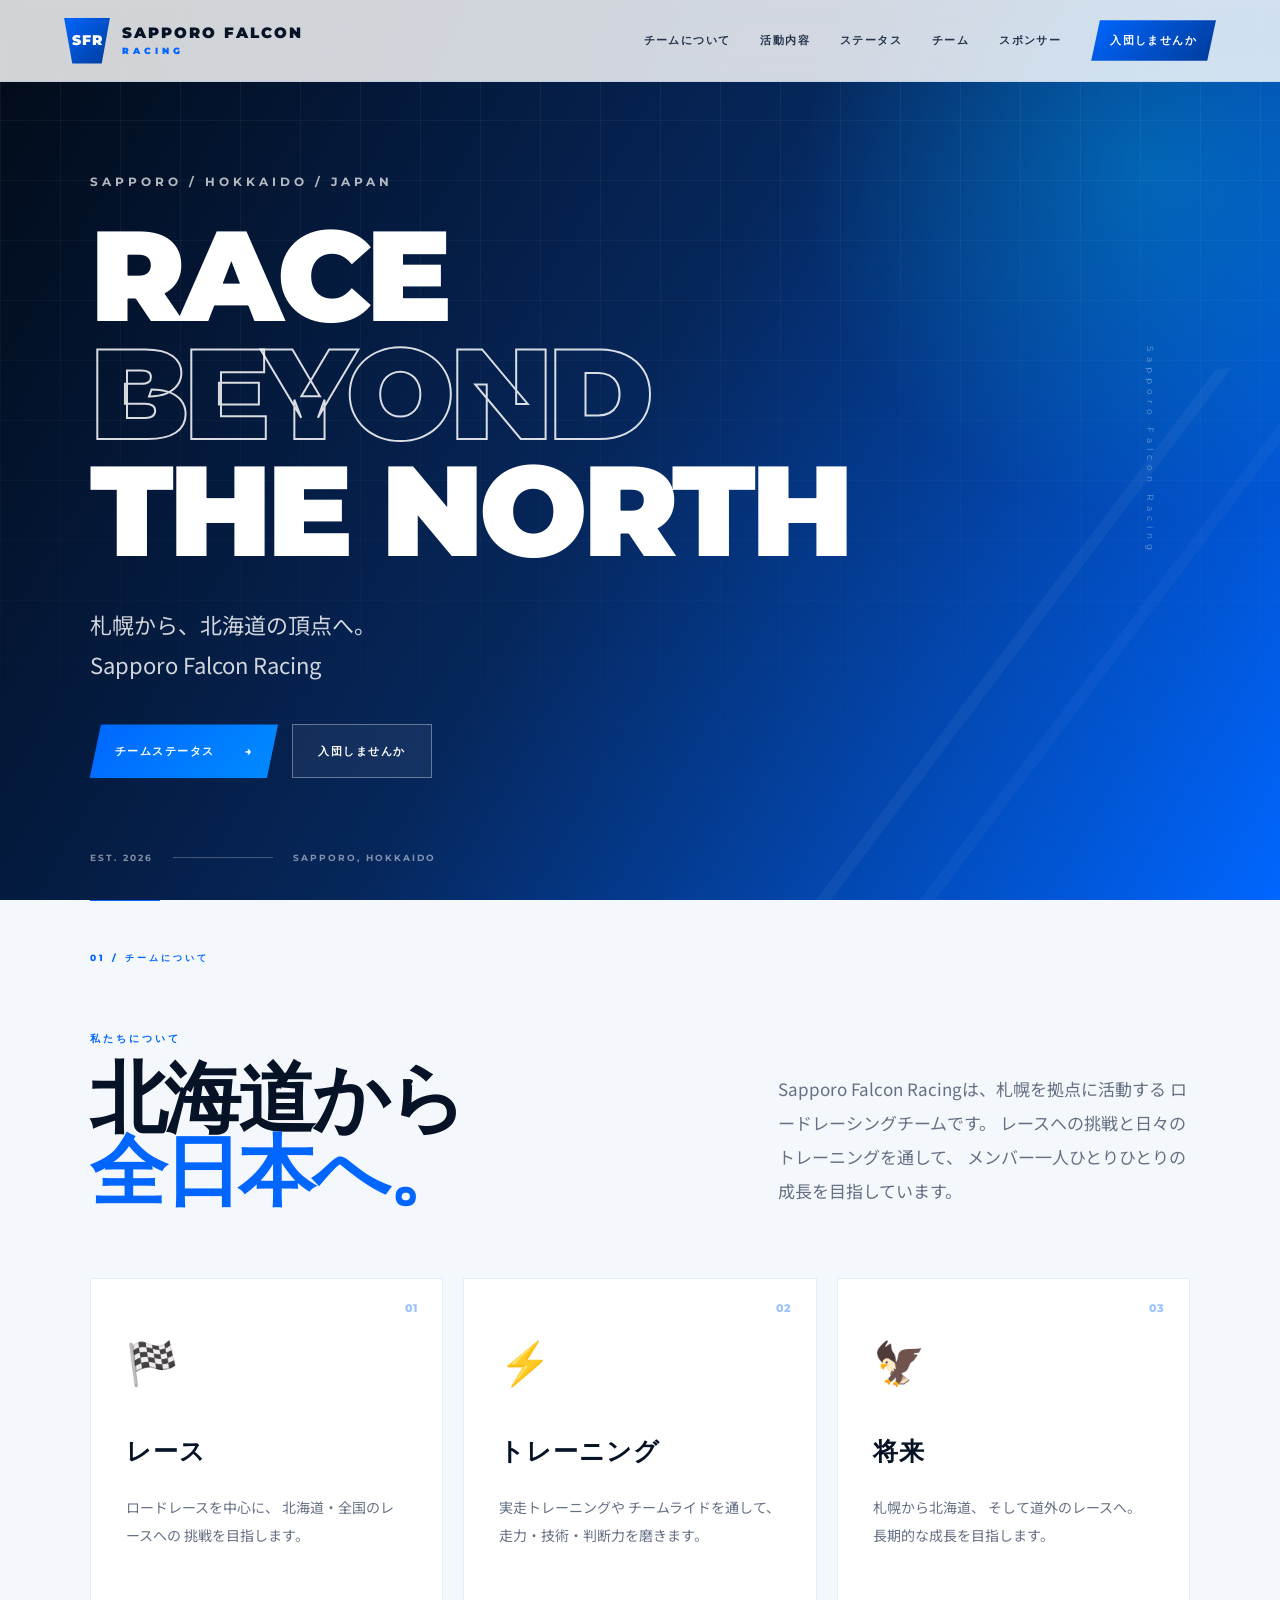
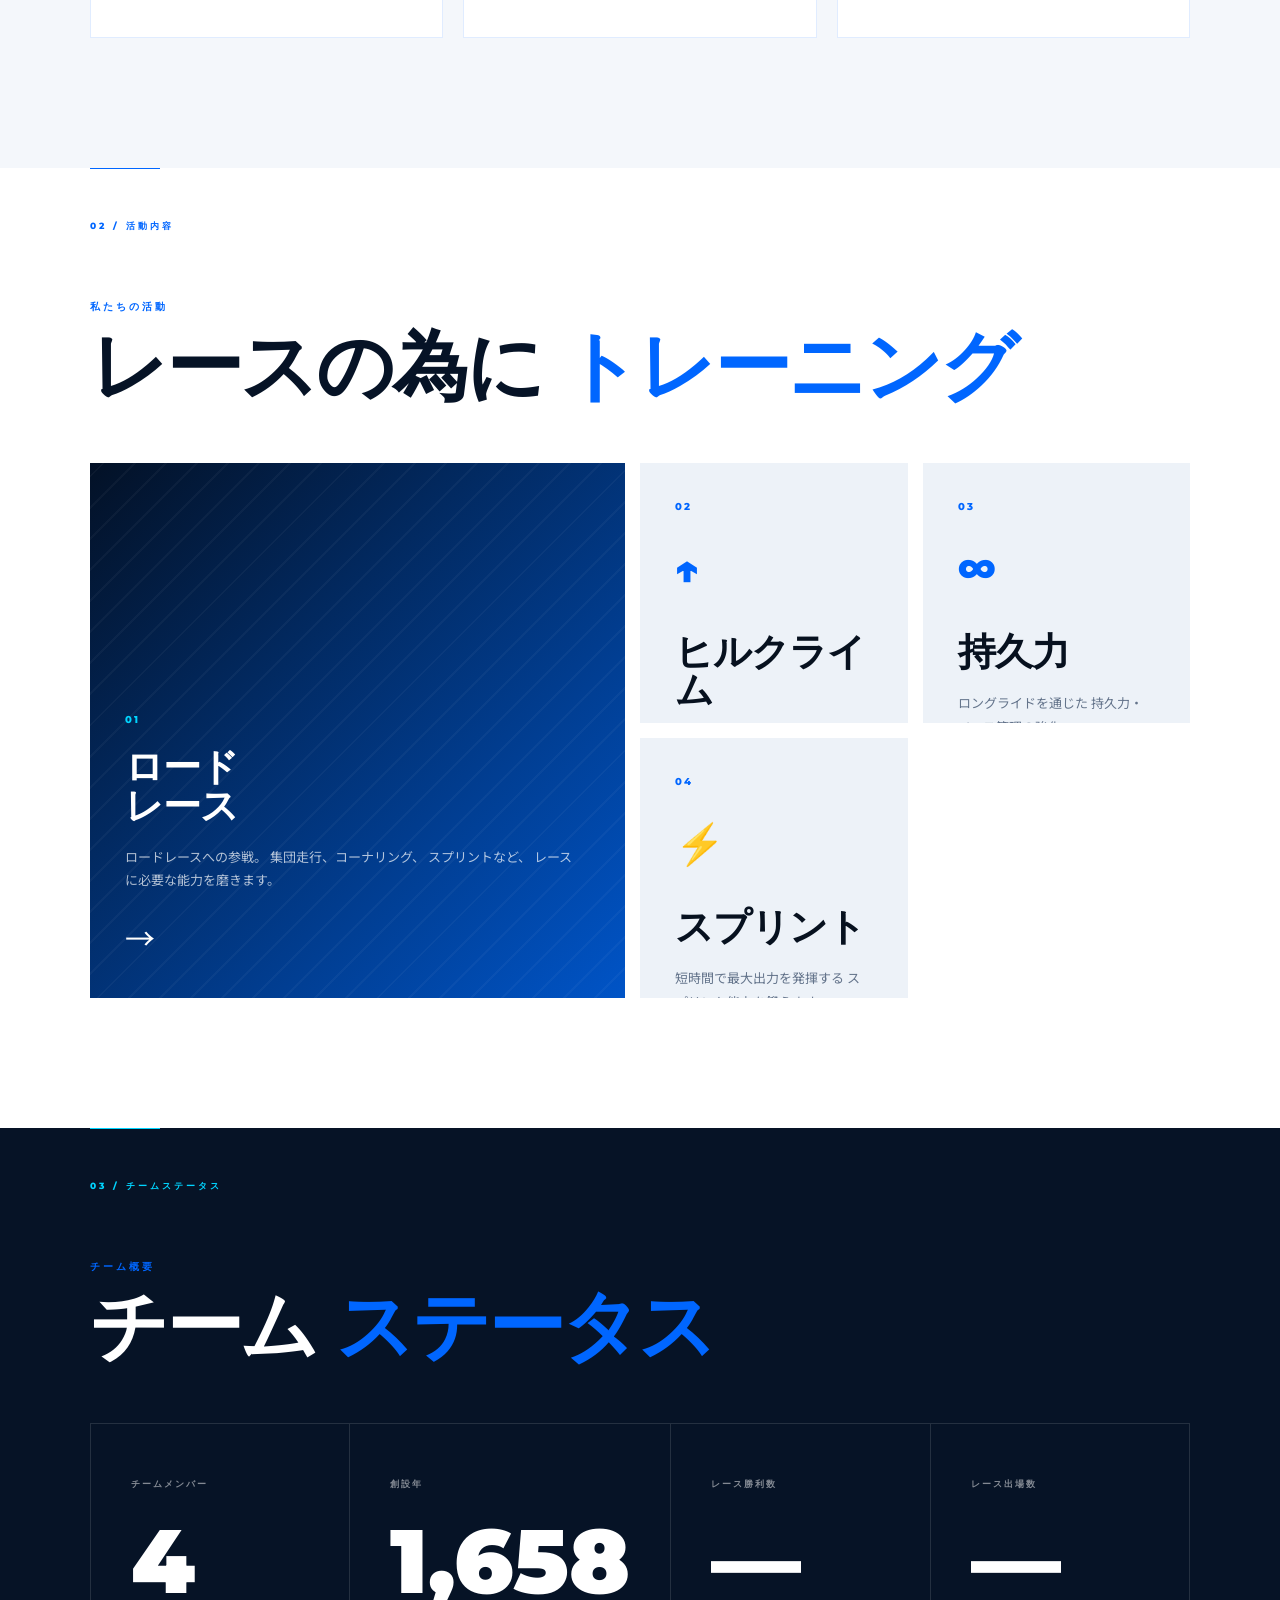
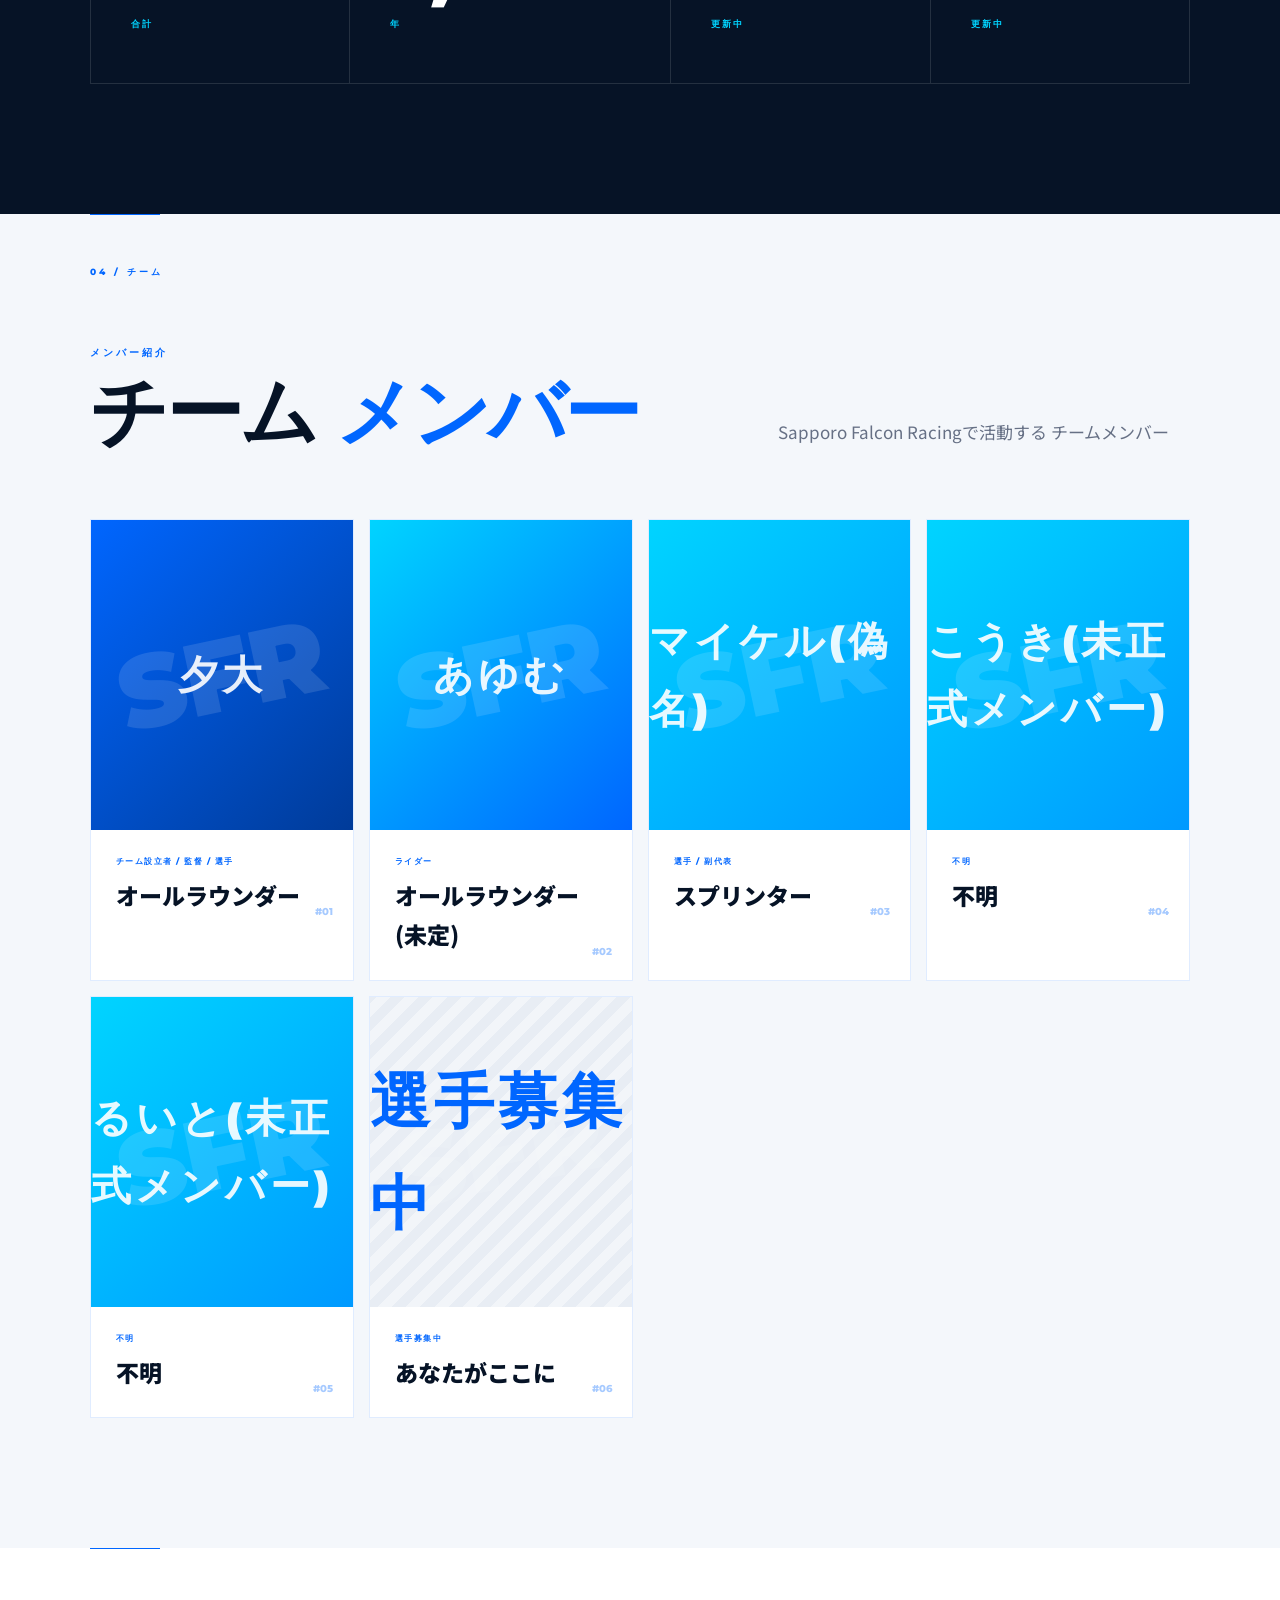
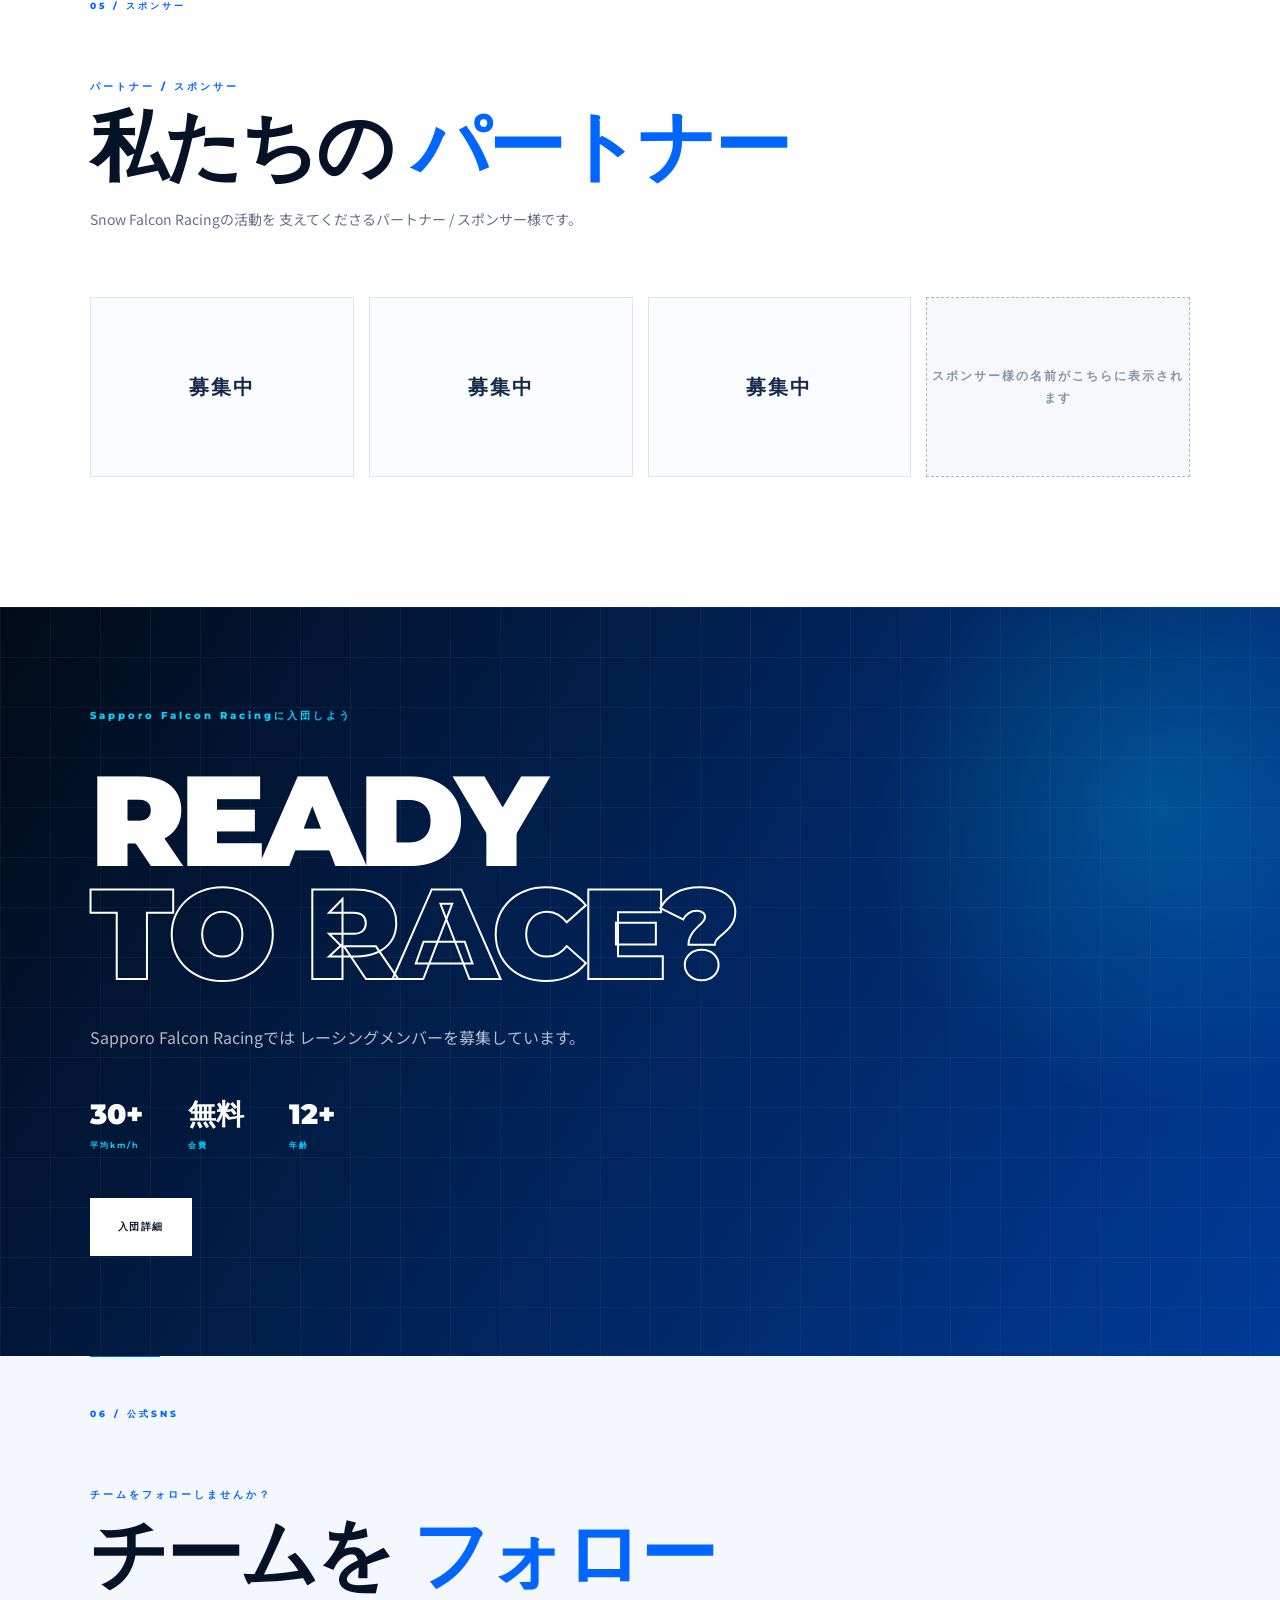
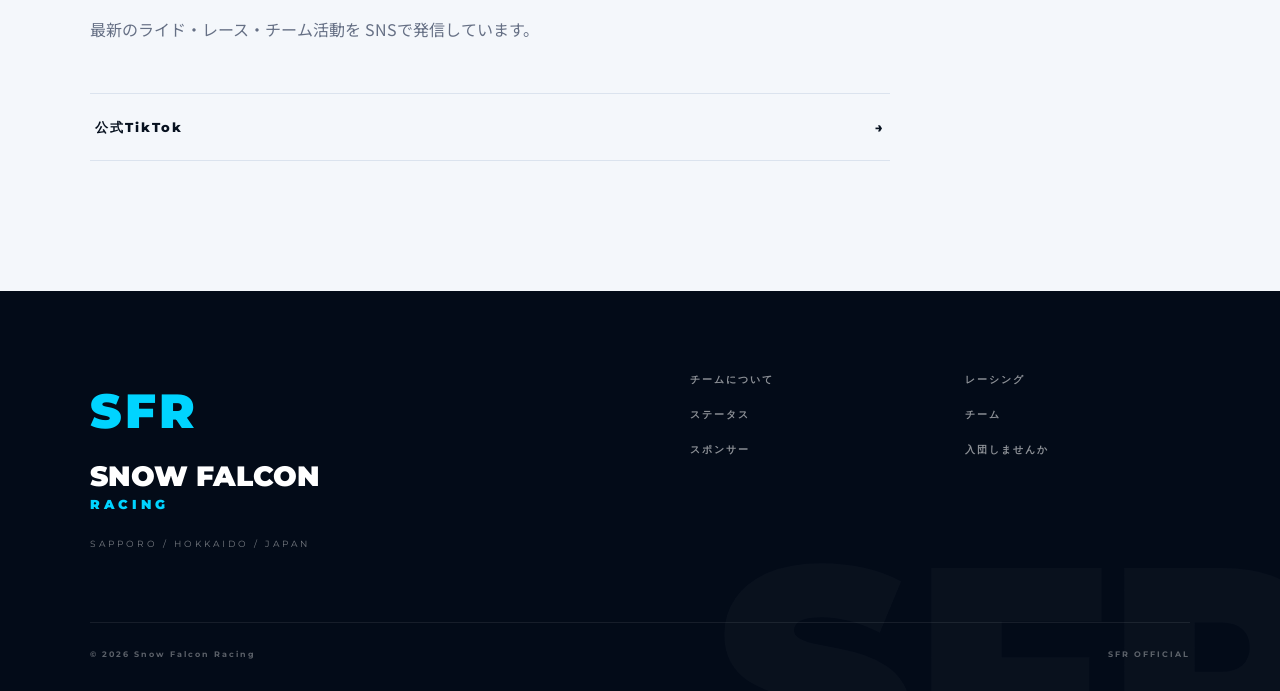
<file: index.html>
<!DOCTYPE html>
<html lang="ja">
<head>
    <meta charset="UTF-8">
    <meta name="viewport" content="width=device-width, initial-scale=1.0">

    <meta
        name="google-site-verification"
        content="M2JItRleHgGMWrT77ZEHd4UC_rZII-QLn0XaBWPsaT0"
    >

    <title>Sapporo Falcon Racing | SFR - Sapporo Cycling Team</title>

    <meta
        name="description"
        content="Sapporo Falcon Racingは札幌を拠点に活動するロードレーシングチーム。北海道から全国のレースへ挑戦しています。"
    >

    <link rel="preconnect" href="https://fonts.googleapis.com">
    <link rel="preconnect" href="https://fonts.gstatic.com" crossorigin>

    <link
        href="https://fonts.googleapis.com/css2?family=Montserrat:wght@300;400;600;700;800;900&family=Noto+Sans+JP:wght@300;400;500;700;900&family=Space+Grotesk:wght@500;700&display=swap"
        rel="stylesheet"
    >

    <link rel="stylesheet" href="style.css">
</head>

<body>

<!-- =========================
     HEADER
========================= -->

<header class="site-header">

    <div class="nav">

        <a href="#hero" class="logo">
            <span class="logo-mark">SFR</span>

            <span class="logo-text">
                SAPPORO FALCON
                <small>RACING</small>
            </span>
        </a>

        <nav class="desktop-nav">
            <a href="#about">チームについて</a>
            <a href="#racing">活動内容</a>
            <a href="#stats">ステータス</a>
            <a href="#members">チーム</a>
            <a href="#sponsors">スポンサー</a>
            <a href="#join" class="nav-join">入団しませんか</a>
        </nav>

        <button class="menu-button" aria-label="メニュー">
            <span></span>
            <span></span>
            <span></span>
        </button>

    </div>

</header>


<!-- =========================
     MOBILE MENU
========================= -->

<div class="mobile-menu">

    <a href="#hero">トップ</a>
    <a href="#about">チームについて</a>
    <a href="#racing">レーシング</a>
    <a href="#stats">データ</a>
    <a href="#members">チーム</a>
    <a href="#sponsors">スポンサー</a>
    <a href="#join">入団しませんか</a>

</div>


<main>

<!-- =========================
     HERO
========================= -->

<section class="hero" id="hero">

    <div class="hero-grid"></div>

    <div class="hero-content">

        <p class="hero-kicker">
            SAPPORO / HOKKAIDO / JAPAN
        </p>

        <h1>
            RACE
            <span>BEYOND</span>
            THE NORTH
        </h1>

        <p class="hero-description">
            札幌から、北海道の頂点へ。<br>
            Sapporo Falcon Racing
        </p>

        <div class="hero-buttons">

            <a href="#about" class="primary-button">
                チームステータス
                <span>→</span>
            </a>

            <a href="#join" class="secondary-button">
                入団しませんか
            </a>

        </div>

    </div>

    <div class="hero-side-text">
        Sapporo Falcon Racing
    </div>

    <div class="hero-bottom">

        <span>EST. 2026</span>

        <span class="hero-line"></span>

        <span>SAPPORO, HOKKAIDO</span>

    </div>

</section>


<!-- =========================
     ABOUT
========================= -->

<section id="about" class="about-section section">

    <div class="section-label">
        01 / チームについて
    </div>

    <div class="section-header">

        <div>
            <p class="eyebrow">私たちについて</p>

            <h2>
                北海道から<br>
                <span>全日本へ。</span>
            </h2>
        </div>

        <p class="section-lead">
            Sapporo Falcon Racingは、札幌を拠点に活動する
            ロードレーシングチームです。
            レースへの挑戦と日々のトレーニングを通して、
            メンバー一人ひとりひとりの成長を目指しています。
        </p>

    </div>


    <div class="about-grid">

        <article class="about-card">

            <span class="card-number">01</span>

            <div class="about-icon">
                🏁
            </div>

            <h3>レース</h3>

            <p>
                ロードレースを中心に、
                北海道・全国のレースへの
                挑戦を目指します。
            </p>

        </article>


        <article class="about-card">

            <span class="card-number">02</span>

            <div class="about-icon">
                ⚡
            </div>

            <h3>トレーニング</h3>

            <p>
                実走トレーニングや
                チームライドを通して、
                走力・技術・判断力を磨きます。
            </p>

        </article>


        <article class="about-card">

            <span class="card-number">03</span>

            <div class="about-icon">
                🦅
            </div>

            <h3>将来</h3>

            <p>
                札幌から北海道、
                そして道外のレースへ。
                長期的な成長を目指します。
            </p>

        </article>

    </div>

</section>


<!-- =========================
     RACING
========================= -->

<section id="racing" class="racing-section section">

    <div class="section-label">
        02 / 活動内容
    </div>

    <div class="racing-heading">

        <p class="eyebrow">私たちの活動</p>

        <h2>
            レースの為に
            <span>トレーニング</span>
        </h2>

    </div>


    <div class="racing-grid">

        <article class="race-card race-main">

            <div class="race-overlay"></div>

            <div class="race-content">

                <span class="race-number">01</span>

                <h3>
                    ロード<br>
                    レース
                </h3>

                <p>
                    ロードレースへの参戦。
                    集団走行、コーナリング、
                    スプリントなど、
                    レースに必要な能力を磨きます。
                </p>

                <span class="race-arrow">→</span>

            </div>

        </article>


        <article class="race-card">

            <span class="race-number">02</span>

            <div class="race-symbol">↑</div>

            <h3>ヒルクライム</h3>

            <p>
                ヒルクライム・登坂トレーニング。
            </p>

        </article>


        <article class="race-card">

            <span class="race-number">03</span>

            <div class="race-symbol">∞</div>

            <h3>持久力</h3>

            <p>
                ロングライドを通じた
                持久力・ペース管理の強化。
            </p>

        </article>


        <article class="race-card">

            <span class="race-number">04</span>

            <div class="race-symbol">⚡</div>

            <h3>スプリント</h3>

            <p>
                短時間で最大出力を発揮する
                スプリント能力を鍛えます。
            </p>

        </article>

    </div>

</section>


<!-- =========================
     TEAM DATA
========================= -->

<section id="stats" class="stats-section section">

    <div class="section-label">
        03 / チームステータス
    </div>

    <div class="stats-header">

        <p class="eyebrow">チーム概要</p>

        <h2>
            チーム
            <span>ステータス</span>
        </h2>

    </div>


    <div class="stats-grid">

        <div class="stat-card">

            <span class="stat-label">
                チームメンバー
            </span>

            <strong
                class="number"
                data-target="5"
            >
                5
            </strong>

            <span class="stat-unit">
                合計
            </span>

        </div>


        <div class="stat-card">

            <span class="stat-label">
                創設年
            </span>

            <strong
                class="number"
                data-target="2026"
            >
                2026
            </strong>

            <span class="stat-unit">
                年
            </span>

        </div>


        <div class="stat-card">

            <span class="stat-label">
                レース勝利数
            </span>

            <strong class="number">
                —
            </strong>

            <span class="stat-unit">
                更新中
            </span>

        </div>


        <div class="stat-card">

            <span class="stat-label">
                レース出場数
            </span>

            <strong class="number">
                —
            </strong>

            <span class="stat-unit">
                更新中
            </span>

        </div>

    </div>

</section>


<!-- =========================
     MEMBERS
========================= -->

<section id="members" class="members-section section">

    <div class="section-label">
        04 / チーム
    </div>

    <div class="section-header">

        <div>

            <p class="eyebrow">
                メンバー紹介
            </p>

            <h2>
                チーム
                <span>メンバー</span>
            </h2>

        </div>

        <p class="section-lead">
            Sapporo Falcon Racingで活動する
            チームメンバー
        </p>

    </div>


    <div class="members-grid">


        <!-- YUTA -->

        <article class="member-card">

            <div
                class="member-avatar"
                style="background:
                linear-gradient(
                    135deg,
                    #0066ff,
                    #003b99
                );"
            >

                <span>夕大</span>

            </div>

            <div class="member-info">

                <span class="member-role">
                    チーム設立者 / 監督 / 選手
                </span>

                <h3>オールラウンダー</h3>

                <span class="member-number">
                    #01
                </span>

            </div>

        </article>


        <!-- AYUMU -->

        <article class="member-card">

            <div
                class="member-avatar"
                style="background:
                linear-gradient(
                    135deg,
                    #00d4ff,
                    #0066ff
                );"
            >

                <span>あゆむ</span>

            </div>

            <div class="member-info">

                <span class="member-role">
                    ライダー
                </span>

                <h3>オールラウンダー(未定)</h3>

                <span class="member-number">
                    #02
                </span>

            </div>

        </article>


        <!-- MICHAEL -->

        <article class="member-card">

            <div
                class="member-avatar"
                style="background:
                linear-gradient(
                    135deg,
                    #00d4ff,
                    #0099ff
                );"
            >

                <span>マイケル(偽名)</span>

            </div>

            <div class="member-info">

                <span class="member-role">
                    選手 / 副代表
                </span>

                <h3>スプリンター</h3>

                <span class="member-number">
                    #03
                </span>

            </div>

        </article>



        <article class="member-card">

            <div
                class="member-avatar"
                style="background:
                linear-gradient(
                    135deg,
                    #00d4ff,
                    #0099ff
                );"
            >

                <span>こうき(未正式メンバー)</span>

            </div>

            <div class="member-info">

                <span class="member-role">
                    不明
                </span>

                <h3>不明</h3>

                <span class="member-number">
                    #04
                </span>

            </div>

        </article>


        <article class="member-card">

            <div
                class="member-avatar"
                style="background:
                linear-gradient(
                    135deg,
                    #00d4ff,
                    #0099ff
                );"
            >

                <span>るいと(未正式メンバー)</span>

            </div>

            <div class="member-info">

                <span class="member-role">
                    不明
                </span>

                <h3>不明</h3>

                <span class="member-number">
                    #05
                </span>

            </div>

        </article>


        <!-- EMPTY -->

        <article class="member-card member-open">

            <div class="member-avatar">

                <span>選手募集中</span>

            </div>

            <div class="member-info">

                <span class="member-role">
                    選手募集中
                </span>

                <h3>あなたがここに</h3>

                <span class="member-number">
                    #06
                </span>

            </div>

        </article>


    </div>

</section>


<!-- =========================
     SPONSORS
========================= -->

<section id="sponsors" class="sponsors-section section">

    <div class="section-label">
        05 / スポンサー
    </div>

    <div class="sponsors-heading">

        <p class="eyebrow">
            パートナー / スポンサー
        </p>

        <h2>
            私たちの
            <span>パートナー</span>
        </h2>

        <p>
            Snow Falcon Racingの活動を
            支えてくださるパートナー / スポンサー様です。
        </p>

    </div>


    <div class="sponsor-list">

        <a href="#" class="sponsor-item">
            <span>募集中</span>
        </a>

        <a href="#" class="sponsor-item">
            <span>募集中</span>
        </a>

        <a href="#" class="sponsor-item">
            <span>募集中</span>
        </a>

        <a href="#" class="sponsor-item sponsor-open">
            <span>スポンサー様の名前がこちらに表示されます</span>
        </a>

    </div>

</section>


<!-- =========================
     JOIN
========================= -->

<section id="join" class="join-section">

    <div class="join-grid"></div>

    <div class="join-content">

        <p class="eyebrow">
            Sapporo Falcon Racingに入団しよう
        </p>

        <h2>
            READY<br>
            <span>TO RACE?</span>
        </h2>

        <p>
            Sapporo Falcon Racingでは
            レーシングメンバーを募集しています。
        </p>

        <div class="join-conditions">

            <div>
                <strong>30+</strong>
                <span>平均km/h</span>
            </div>

            <div>
                <strong>無料</strong>
                <span>会費</span>
            </div>

            <div>
                <strong>12+</strong>
                <span>年齢</span>
            </div>

        </div>

        <a href="https://forms.gle/41NjofFdTCi4YUd57" class="join-button">
            入団詳細
        </a>

    </div>

</section>


<!-- =========================
     SOCIAL
========================= -->

<section class="social-section section">

    <div class="section-label">
        06 / 公式SNS
    </div>

    <div class="social-content">

        <p class="eyebrow">
            チームをフォローしませんか？
        </p>

        <h2>
            チームを
            <span>フォロー</span>
        </h2>

        <p>
            最新のライド・レース・チーム活動を
            SNSで発信しています。
        </p>


        <div class="social-links">

            <a href="https://www.tiktok.com/@sapporo_falcon_racing?is_from_webapp=1&sender_device=pc" class="social-link">
                <span>公式TikTok</span>
                <span>→</span>
            </a>

        </div>

    </div>

</section>

</main>


<!-- =========================
     FOOTER
========================= -->

<footer>

    <div class="footer-main">

        <div class="footer-brand">

            <div class="footer-logo">
                SFR
            </div>

            <h2>
                SNOW FALCON
                <span>RACING</span>
            </h2>

            <p>
                SAPPORO / HOKKAIDO / JAPAN
            </p>

        </div>


        <div class="footer-nav">

            <a href="#about">チームについて</a>
            <a href="#racing">レーシング</a>
            <a href="#stats">ステータス</a>
            <a href="#members">チーム</a>
            <a href="#sponsors">スポンサー</a>
            <a href="#join">入団しませんか</a>

        </div>

    </div>


    <div class="footer-bottom">

        <span>
            © 2026 Sapporo Falcon Racing
        </span>

        <span>
            SFR OFFICIAL
        </span>

    </div>

</footer>


<script src="script.js"></script>

</body>
</html>
</file>
<file: style.css>
/* =========================================================
   SNOW FALCON RACING
   Official Website - style.css
   ========================================================= */


/* =========================================================
   RESET
========================================================= */

* {
    margin: 0;
    padding: 0;
    box-sizing: border-box;
}

html {
    scroll-behavior: smooth;
}

body {
    font-family:
        "Noto Sans JP",
        sans-serif;

    background: #f4f7fb;
    color: #07111f;

    line-height: 1.7;

    overflow-x: hidden;
}

body.menu-open {
    overflow: hidden;
}

a {
    color: inherit;
    text-decoration: none;
}

button {
    font: inherit;
}

img {
    max-width: 100%;
    display: block;
}


/* =========================================================
   VARIABLES
========================================================= */

:root {

    --blue: #0066ff;
    --blue-dark: #003b99;
    --cyan: #00d4ff;

    --navy: #061326;
    --navy-2: #0a1d38;

    --white: #ffffff;

    --gray: #667085;
    --light: #f4f7fb;

    --border:
        rgba(0, 102, 255, 0.12);

    --shadow:
        0 20px 60px rgba(4, 24, 52, 0.10);

    --shadow-blue:
        0 25px 70px rgba(0, 102, 255, 0.20);

    --radius: 24px;

    --header-height: 82px;
}


/* =========================================================
   HEADER
========================================================= */

.site-header {

    position: fixed;

    top: 0;
    left: 0;

    width: 100%;

    height: var(--header-height);

    z-index: 9999;

    background:
        rgba(255, 255, 255, 0.82);

    backdrop-filter:
        blur(18px);

    -webkit-backdrop-filter:
        blur(18px);

    border-bottom:
        1px solid rgba(0, 102, 255, 0.08);

    transition:
        background 0.3s ease,
        box-shadow 0.3s ease,
        height 0.3s ease;
}

.site-header.scrolled {

    background:
        rgba(255, 255, 255, 0.96);

    box-shadow:
        0 10px 40px rgba(0, 0, 0, 0.08);

    height: 72px;
}


.nav {

    max-width: 1500px;

    height: 100%;

    margin: 0 auto;

    padding:
        0 5%;

    display: flex;

    align-items: center;

    justify-content: space-between;
}


/* =========================================================
   LOGO
========================================================= */

.logo {

    display: flex;

    align-items: center;

    gap: 12px;

    font-family:
        "Montserrat",
        sans-serif;

    font-weight: 900;

    min-width: max-content;

    transition:
        transform 0.3s ease;
}

.logo:hover {
    transform: translateY(-2px);
}

.logo-mark {

    display: flex;

    align-items: center;
    justify-content: center;

    width: 46px;
    height: 46px;

    background:
        linear-gradient(
            135deg,
            var(--blue),
            var(--blue-dark)
        );

    color: white;

    font-size: 14px;

    letter-spacing: 1px;

    clip-path:
        polygon(
            0 0,
            100% 0,
            82% 100%,
            18% 100%
        );

    box-shadow:
        0 8px 25px
        rgba(0, 102, 255, 0.28);
}

.logo-text {

    display: flex;

    flex-direction: column;

    font-size: 15px;

    letter-spacing: 2px;

    line-height: 1.1;

    color: var(--navy);
}

.logo-text small {

    font-size: 9px;

    color: var(--blue);

    letter-spacing: 4px;

    margin-top: 4px;
}


/* =========================================================
   DESKTOP NAV
========================================================= */

.desktop-nav {

    display: flex;

    align-items: center;

    gap: 30px;

    font-family:
        "Montserrat",
        sans-serif;
}

.desktop-nav a {

    position: relative;

    font-size: 11px;

    font-weight: 800;

    letter-spacing: 1.4px;

    color: #24344d;

    padding:
        10px 0;

    transition:
        color 0.25s ease;
}

.desktop-nav a::after {

    content: "";

    position: absolute;

    left: 0;
    bottom: 2px;

    width: 0;
    height: 2px;

    background:
        linear-gradient(
            90deg,
            var(--blue),
            var(--cyan)
        );

    transition:
        width 0.3s ease;
}

.desktop-nav a:hover {
    color: var(--blue);
}

.desktop-nav a:hover::after {
    width: 100%;
}


/* JOIN NAV */

.desktop-nav .nav-join {

    padding:
        11px 19px;

    color: white;

    background:
        linear-gradient(
            135deg,
            var(--blue),
            var(--blue-dark)
        );

    clip-path:
        polygon(
            7% 0,
            100% 0,
            93% 100%,
            0 100%
        );

    box-shadow:
        0 8px 25px
        rgba(0, 102, 255, 0.25);
}

.desktop-nav .nav-join::after {
    display: none;
}


/* =========================================================
   MOBILE MENU BUTTON
========================================================= */

.menu-button {

    display: none;

    width: 44px;
    height: 44px;

    border: none;

    background:
        transparent;

    cursor: pointer;

    position: relative;

    z-index: 10001;
}

.menu-button span {

    position: absolute;

    left: 10px;

    width: 24px;
    height: 2px;

    background:
        var(--navy);

    transition:
        transform 0.3s ease,
        opacity 0.3s ease;
}

.menu-button span:nth-child(1) {
    top: 13px;
}

.menu-button span:nth-child(2) {
    top: 21px;
}

.menu-button span:nth-child(3) {
    top: 29px;
}

.menu-button.active span:nth-child(1) {
    transform:
        translateY(8px)
        rotate(45deg);
}

.menu-button.active span:nth-child(2) {
    opacity: 0;
}

.menu-button.active span:nth-child(3) {
    transform:
        translateY(-8px)
        rotate(-45deg);
}


/* =========================================================
   MOBILE MENU
========================================================= */

.mobile-menu {

    position: fixed;

    top: var(--header-height);
    left: 0;

    width: 100%;

    height:
        calc(100vh - var(--header-height));

    background:
        rgba(5, 17, 34, 0.98);

    backdrop-filter:
        blur(20px);

    z-index: 9998;

    padding:
        50px 8%;

    display: flex;

    flex-direction: column;

    justify-content: center;

    gap: 8px;

    opacity: 0;

    visibility: hidden;

    transform:
        translateY(-15px);

    transition:
        opacity 0.3s ease,
        transform 0.3s ease,
        visibility 0.3s ease;
}

.mobile-menu.active {

    opacity: 1;

    visibility: visible;

    transform:
        translateY(0);
}

.mobile-menu a {

    color: white;

    font-family:
        "Montserrat",
        sans-serif;

    font-size:
        clamp(26px, 8vw, 42px);

    font-weight: 900;

    letter-spacing: 2px;

    padding:
        12px 0;

    border-bottom:
        1px solid
        rgba(255,255,255,0.1);

    transition:
        color 0.25s ease,
        padding-left 0.25s ease;
}

.mobile-menu a:hover {

    color: var(--cyan);

    padding-left: 10px;
}


/* =========================================================
   HERO
========================================================= */

.hero {

    min-height: 100vh;

    position: relative;

    display: flex;

    align-items: center;

    overflow: hidden;

    background:
        linear-gradient(
            120deg,
            #020a16 0%,
            #06265a 48%,
            #0066ff 100%
        );

    color: white;

    isolation: isolate;
}


/* GRID */

.hero-grid {

    position: absolute;

    inset: 0;

    z-index: -1;

    background-image:

        linear-gradient(
            rgba(255,255,255,0.055)
            1px,
            transparent 1px
        ),

        linear-gradient(
            90deg,
            rgba(255,255,255,0.055)
            1px,
            transparent 1px
        );

    background-size:
        60px 60px;

    transform:
        translateY(
            var(--hero-scroll, 0px)
        );

    mask-image:
        linear-gradient(
            to bottom,
            black,
            transparent
        );
}


/* BLUE LIGHT */

.hero::before {

    content: "";

    position: absolute;

    width: 700px;
    height: 700px;

    right: -220px;
    top: -180px;

    background:
        radial-gradient(
            circle,
            rgba(0,212,255,0.25),
            transparent 70%
        );

    z-index: -1;
}


/* DIAGONAL */

.hero::after {

    content: "";

    position: absolute;

    right: -15%;

    bottom: -25%;

    width: 75%;

    height: 80%;

    background:
        linear-gradient(
            135deg,
            transparent 0 45%,
            rgba(255,255,255,0.045) 45% 46%,
            transparent 46% 52%,
            rgba(255,255,255,0.03) 52% 53%,
            transparent 53%
        );

    transform:
        rotate(-8deg);

    z-index: -1;
}


/* HERO CONTENT */

.hero-content {

    width: 100%;

    max-width: 1450px;

    margin: 0 auto;

    padding:
        150px 7% 100px;

    position: relative;

    z-index: 5;
}

.hero-kicker {

    font-family:
        "Montserrat",
        sans-serif;

    font-size: 12px;

    font-weight: 700;

    letter-spacing: 4px;

    color:
        rgba(255,255,255,0.7);

    margin-bottom: 25px;

    animation:
        fadeUp 0.8s ease both;
}


.hero h1 {

    max-width: 1050px;

    font-family:
        "Montserrat",
        sans-serif;

    font-size:
        clamp(58px, 10vw, 150px);

    font-weight: 900;

    line-height: 0.92;

    letter-spacing:
        -5px;

    text-transform:
        uppercase;

    margin-bottom: 35px;

    animation:
        fadeUp 0.9s ease 0.1s both;
}

.hero h1 span {

    display: block;

    color:
        transparent;

    -webkit-text-stroke:
        2px rgba(255,255,255,0.85);

    text-shadow:
        none;
}


.hero-description {

    font-size:
        clamp(16px, 2vw, 22px);

    font-weight: 400;

    line-height: 1.8;

    color:
        rgba(255,255,255,0.82);

    margin-bottom: 40px;

    animation:
        fadeUp 0.9s ease 0.2s both;
}


/* HERO BUTTONS */

.hero-buttons {

    display: flex;

    flex-wrap: wrap;

    gap: 14px;

    animation:
        fadeUp 0.9s ease 0.3s both;
}

.primary-button,
.secondary-button {

    display: inline-flex;

    align-items: center;

    justify-content: center;

    gap: 30px;

    min-height: 54px;

    padding:
        0 25px;

    font-family:
        "Montserrat",
        sans-serif;

    font-size: 11px;

    font-weight: 800;

    letter-spacing: 1.5px;

    transition:
        transform 0.3s ease,
        box-shadow 0.3s ease,
        background 0.3s ease;
}

.primary-button {

    color: white;

    background:
        linear-gradient(
            135deg,
            var(--blue),
            #008cff
        );

    clip-path:
        polygon(
            6% 0,
            100% 0,
            94% 100%,
            0 100%
        );

    box-shadow:
        0 15px 40px
        rgba(0, 102, 255, 0.35);
}

.primary-button:hover {

    transform:
        translateY(-4px);

    box-shadow:
        0 20px 50px
        rgba(0, 102, 255, 0.5);
}

.secondary-button {

    border:
        1px solid
        rgba(255,255,255,0.35);

    color: white;

    background:
        rgba(255,255,255,0.06);

    backdrop-filter:
        blur(10px);
}

.secondary-button:hover {

    transform:
        translateY(-4px);

    background:
        rgba(255,255,255,0.14);
}


/* SIDE TEXT */

.hero-side-text {

    position: absolute;

    right: 25px;

    top: 50%;

    transform:
        translateY(-50%)
        rotate(90deg);

    transform-origin:
        center;

    font-family:
        "Montserrat",
        sans-serif;

    font-size: 9px;

    letter-spacing: 5px;

    color:
        rgba(255,255,255,0.4);

    white-space: nowrap;
}


/* BOTTOM */

.hero-bottom {

    position: absolute;

    left: 7%;
    right: 7%;

    bottom: 35px;

    display: flex;

    align-items: center;

    gap: 20px;

    font-family:
        "Montserrat",
        sans-serif;

    font-size: 9px;

    font-weight: 700;

    letter-spacing: 2px;

    color:
        rgba(255,255,255,0.5);

    z-index: 5;
}

.hero-line {

    width: 100px;

    height: 1px;

    background:
        rgba(255,255,255,0.25);
}


/* =========================================================
   GENERAL SECTION
========================================================= */

.section {

    position: relative;

    padding:
        130px 7%;

    max-width: 1600px;

    margin: 0 auto;
}

.section::before {

    content: "";

    position: absolute;

    top: 0;
    left: 7%;

    width: 70px;
    height: 1px;

    background:
        var(--blue);
}


/* SECTION LABEL */

.section-label {

    position: absolute;

    top: 50px;
    left: 7%;

    font-family:
        "Montserrat",
        sans-serif;

    font-size: 9px;

    font-weight: 800;

    letter-spacing: 3px;

    color:
        var(--blue);
}


/* EYEBROW */

.eyebrow {

    font-family:
        "Montserrat",
        sans-serif;

    font-size: 10px;

    font-weight: 800;

    letter-spacing: 3px;

    color:
        var(--blue);

    margin-bottom: 15px;
}


/* SECTION HEAD */

.section-header {

    display: grid;

    grid-template-columns:
        minmax(0, 1.2fr)
        minmax(280px, 0.8fr);

    gap: 70px;

    align-items: end;

    margin-bottom: 70px;
}

.section-header h2,
.racing-heading h2,
.stats-header h2,
.sponsors-heading h2,
.social-content h2 {

    font-family:
        "Montserrat",
        sans-serif;

    font-size:
        clamp(42px, 6vw, 82px);

    font-weight: 900;

    line-height: 0.95;

    letter-spacing: -3px;

    text-transform: uppercase;

    color:
        var(--navy);
}

.section-header h2 span,
.racing-heading h2 span,
.stats-header h2 span,
.sponsors-heading h2 span,
.social-content h2 span {

    color:
        var(--blue);
}

.section-lead {

    color:
        var(--gray);

    font-size:
        clamp(14px, 1.4vw, 17px);

    line-height: 2;

    max-width: 500px;
}


/* =========================================================
   ABOUT
========================================================= */

.about-section {

    background:
        #f4f7fb;
}

.about-grid {

    display: grid;

    grid-template-columns:
        repeat(3, 1fr);

    gap: 20px;
}

.about-card {

    position: relative;

    min-height: 360px;

    padding: 45px 35px;

    background:
        white;

    border:
        1px solid
        var(--border);

    overflow: hidden;

    transition:
        transform 0.4s ease,
        box-shadow 0.4s ease,
        border-color 0.4s ease;
}

.about-card:hover {

    transform:
        translateY(-10px);

    box-shadow:
        var(--shadow-blue);

    border-color:
        rgba(0,102,255,0.35);
}

.card-number {

    position: absolute;

    right: 25px;
    top: 20px;

    font-family:
        "Montserrat",
        sans-serif;

    font-size: 11px;

    font-weight: 800;

    color:
        rgba(0,102,255,0.4);
}

.about-icon {

    font-size: 42px;

    margin-bottom: 35px;
}

.about-card h3 {

    font-family:
        "Montserrat",
        sans-serif;

    font-size: 25px;

    font-weight: 900;

    letter-spacing: 1px;

    margin-bottom: 20px;

    color:
        var(--navy);
}

.about-card p {

    color:
        var(--gray);

    font-size: 14px;

    line-height: 2;
}


/* =========================================================
   RACING
========================================================= */

.racing-section {

    background:
        white;
}

.racing-heading {

    margin-bottom: 60px;
}

.racing-grid {

    display: grid;

    grid-template-columns:
        2fr 1fr 1fr;

    grid-template-rows:
        260px 260px;

    gap: 15px;
}

.race-card {

    position: relative;

    padding: 35px;

    background:
        #edf2f8;

    overflow: hidden;

    transition:
        transform 0.4s ease,
        box-shadow 0.4s ease;
}

.race-card:hover {

    transform:
        translateY(-7px);

    box-shadow:
        var(--shadow);
}

.race-main {

    grid-row:
        1 / 3;

    color: white;

    background:
        linear-gradient(
            135deg,
            #031126,
            #0054c7
        );
}

.race-main::before {

    content: "";

    position: absolute;

    inset: 0;

    background:
        repeating-linear-gradient(
            -45deg,
            transparent 0 20px,
            rgba(255,255,255,0.035) 20px 22px
        );
}

.race-content {

    position: absolute;

    left: 35px;
    right: 35px;
    bottom: 35px;

    z-index: 2;
}

.race-number {

    display: block;

    font-family:
        "Montserrat",
        sans-serif;

    font-size: 10px;

    font-weight: 800;

    letter-spacing: 2px;

    color:
        var(--blue);

    margin-bottom: 20px;
}

.race-main .race-number {

    color:
        var(--cyan);
}

.race-card h3 {

    font-family:
        "Montserrat",
        sans-serif;

    font-size:
        clamp(25px, 3vw, 48px);

    font-weight: 900;

    line-height: 1;

    letter-spacing: -1px;

    margin-bottom: 20px;
}

.race-card p {

    color:
        #64748b;

    font-size: 13px;

    line-height: 1.8;
}

.race-main p {

    max-width: 450px;

    color:
        rgba(255,255,255,0.7);
}

.race-symbol {

    font-family:
        "Montserrat",
        sans-serif;

    font-size: 40px;

    font-weight: 900;

    color:
        var(--blue);

    margin:
        20px 0 30px;
}

.race-arrow {

    display: inline-block;

    font-size: 30px;

    margin-top: 20px;

    color:
        white;
}


/* =========================================================
   STATS
========================================================= */

.stats-section {

    background:
        #061326;

    color: white;
}

.stats-section::before {

    background:
        var(--cyan);
}

.stats-section .section-label {

    color:
        var(--cyan);
}

.stats-header {

    margin-bottom: 60px;
}

.stats-header h2 {

    color:
        white;
}

.stats-grid {

    display: grid;

    grid-template-columns:
        repeat(4, 1fr);

    border-top:
        1px solid
        rgba(255,255,255,0.12);

    border-left:
        1px solid
        rgba(255,255,255,0.12);
}

.stat-card {

    min-height: 260px;

    padding: 40px;

    border-right:
        1px solid
        rgba(255,255,255,0.12);

    border-bottom:
        1px solid
        rgba(255,255,255,0.12);

    display: flex;

    flex-direction: column;

    justify-content: center;

    transition:
        background 0.3s ease;
}

.stat-card:hover {

    background:
        rgba(0,102,255,0.12);
}

.stat-label {

    font-family:
        "Montserrat",
        sans-serif;

    font-size: 9px;

    font-weight: 800;

    letter-spacing: 2px;

    color:
        rgba(255,255,255,0.5);
}

.stat-card .number {

    font-family:
        "Montserrat",
        sans-serif;

    font-size:
        clamp(55px, 7vw, 100px);

    font-weight: 900;

    line-height: 1;

    color:
        white;

    margin:
        25px 0 10px;
}

.stat-unit {

    font-family:
        "Montserrat",
        sans-serif;

    font-size: 9px;

    font-weight: 800;

    letter-spacing: 2px;

    color:
        var(--cyan);
}


/* =========================================================
   MEMBERS
========================================================= */

.members-section {

    background:
        #f4f7fb;
}

.members-grid {

    display: grid;

    grid-template-columns:
        repeat(4, 1fr);

    gap: 15px;
}

.member-card {

    position: relative;

    background:
        white;

    overflow: hidden;

    border:
        1px solid
        var(--border);

    transition:
        transform 0.4s ease,
        box-shadow 0.4s ease;
}

.member-card:hover,
.member-card.hovered {

    transform:
        translateY(-10px);

    box-shadow:
        var(--shadow-blue);
}

.member-avatar {

    height: 310px;

    display: flex;

    align-items: center;
    justify-content: center;

    position: relative;

    overflow: hidden;
}

.member-avatar::before {

    content: "SFR";

    position: absolute;

    font-family:
        "Montserrat",
        sans-serif;

    font-size:
        clamp(70px, 8vw, 120px);

    font-weight: 900;

    color:
        rgba(255,255,255,0.12);

    transform:
        rotate(-12deg);
}

.member-avatar span {

    position: relative;

    z-index: 2;

    font-family:
        "Montserrat",
        sans-serif;

    font-size: 40px;

    font-weight: 900;

    letter-spacing: 4px;

    color:
        rgba(255,255,255,0.9);
}

.member-info {

    position: relative;

    padding:
        25px;
}

.member-role {

    display: block;

    font-family:
        "Montserrat",
        sans-serif;

    font-size: 8px;

    font-weight: 800;

    letter-spacing: 1.5px;

    color:
        var(--blue);

    margin-bottom: 8px;
}

.member-info h3 {

    font-family:
        "Noto Sans JP",
        sans-serif;

    font-size: 23px;

    font-weight: 900;

    color:
        var(--navy);
}

.member-number {

    position: absolute;

    right: 20px;
    bottom: 20px;

    font-family:
        "Montserrat",
        sans-serif;

    font-size: 10px;

    font-weight: 800;

    color:
        rgba(0,102,255,0.35);
}

.member-open .member-avatar {

    background:
        repeating-linear-gradient(
            -45deg,
            #e8edf4,
            #e8edf4 10px,
            #f2f5f9 10px,
            #f2f5f9 20px
        );
}

.member-open .member-avatar span {

    color:
        var(--blue);

    font-size: 60px;
}


/* =========================================================
   SPONSORS
========================================================= */

.sponsors-section {

    background:
        white;
}

.sponsors-heading {

    max-width: 700px;

    margin-bottom: 65px;
}

.sponsors-heading > p:last-child {

    margin-top: 25px;

    color:
        var(--gray);

    font-size: 14px;
}

.sponsor-list {

    display: grid;

    grid-template-columns:
        repeat(4, 1fr);

    gap: 15px;
}

.sponsor-item {

    min-height: 180px;

    border:
        1px solid
        #dce4ef;

    display: flex;

    align-items: center;
    justify-content: center;

    background:
        #fafcff;

    transition:
        transform 0.35s ease,
        border-color 0.35s ease,
        box-shadow 0.35s ease;
}

.sponsor-item:hover,
.sponsor-item.hovered {

    transform:
        translateY(-6px);

    border-color:
        var(--blue);

    box-shadow:
        var(--shadow);
}

.sponsor-item span {

    font-family:
        "Montserrat",
        sans-serif;

    font-size: 20px;

    font-weight: 900;

    letter-spacing: 2px;

    color:
        #172b49;
}

.sponsor-open {

    border:
        1px dashed
        #aab7c8;

    background:
        #f6f8fb;
}

.sponsor-open span {

    text-align: center;

    font-size: 12px;

    line-height: 1.8;

    color:
        #8794a7;
}


/* =========================================================
   JOIN
========================================================= */

.join-section {

    position: relative;

    min-height: 680px;

    display: flex;

    align-items: center;

    overflow: hidden;

    background:
        linear-gradient(
            120deg,
            #020b18,
            #003b99
        );

    color: white;

    isolation: isolate;
}

.join-grid {

    position: absolute;

    inset: 0;

    background-image:
        linear-gradient(
            rgba(255,255,255,0.045)
            1px,
            transparent 1px
        ),
        linear-gradient(
            90deg,
            rgba(255,255,255,0.045)
            1px,
            transparent 1px
        );

    background-size:
        50px 50px;

    z-index: -1;
}

.join-section::before {

    content: "";

    position: absolute;

    width: 600px;
    height: 600px;

    right: -180px;
    top: -100px;

    border-radius: 50%;

    background:
        radial-gradient(
            circle,
            rgba(0,212,255,0.22),
            transparent 70%
        );
}

.join-content {

    width: 100%;

    max-width: 1600px;

    margin: 0 auto;

    padding:
        100px 7%;
}

.join-content .eyebrow {

    color:
        var(--cyan);
}

.join-content h2 {

    font-family:
        "Montserrat",
        sans-serif;

    font-size:
        clamp(60px, 10vw, 145px);

    line-height: 0.88;

    font-weight: 900;

    letter-spacing:
        -5px;

    margin-bottom: 35px;
}

.join-content h2 span {

    color:
        transparent;

    -webkit-text-stroke:
        2px white;
}

.join-content > p {

    max-width: 550px;

    color:
        rgba(255,255,255,0.7);

    margin-bottom: 40px;
}


/* JOIN CONDITIONS */

.join-conditions {

    display: flex;

    flex-wrap: wrap;

    gap: 45px;

    margin-bottom: 45px;
}

.join-conditions div {

    display: flex;

    flex-direction: column;
}

.join-conditions strong {

    font-family:
        "Montserrat",
        sans-serif;

    font-size: 28px;

    font-weight: 900;

    color:
        white;
}

.join-conditions span {

    font-family:
        "Montserrat",
        sans-serif;

    font-size: 8px;

    font-weight: 700;

    letter-spacing: 2px;

    color:
        var(--cyan);
}

.join-button {

    display: inline-flex;

    align-items: center;

    gap: 30px;

    min-height: 58px;

    padding:
        0 28px;

    font-family:
        "Montserrat",
        sans-serif;

    font-size: 10px;

    font-weight: 900;

    letter-spacing: 1.5px;

    color:
        var(--navy);

    background:
        white;

    transition:
        transform 0.3s ease,
        box-shadow 0.3s ease;
}

.join-button:hover {

    transform:
        translateY(-4px);

    box-shadow:
        0 15px 40px
        rgba(0,0,0,0.25);
}


/* =========================================================
   SOCIAL
========================================================= */

.social-section {

    background:
        #f4f7fb;
}

.social-content {

    max-width: 800px;
}

.social-content > p:not(.eyebrow) {

    margin-top: 25px;

    color:
        var(--gray);

    max-width: 550px;
}

.social-links {

    margin-top: 50px;

    border-top:
        1px solid
        #dbe3ee;
}

.social-link {

    display: flex;

    justify-content: space-between;

    align-items: center;

    padding:
        22px 5px;

    border-bottom:
        1px solid
        #dbe3ee;

    font-family:
        "Montserrat",
        sans-serif;

    font-size: 13px;

    font-weight: 800;

    letter-spacing: 2px;

    transition:
        padding 0.3s ease,
        color 0.3s ease;
}

.social-link:hover {

    padding-left:
        15px;

    padding-right:
        15px;

    color:
        var(--blue);
}


/* =========================================================
   FOOTER
========================================================= */

footer {

    position: relative;

    background:
        #030b18;

    color:
        white;

    padding:
        80px 7% 30px;

    overflow: hidden;
}

footer::before {

    content:
        "SFR";

    position: absolute;

    right: -50px;
    bottom: -130px;

    font-family:
        "Montserrat",
        sans-serif;

    font-size:
        300px;

    font-weight: 900;

    line-height: 1;

    color:
        rgba(255,255,255,0.025);

    pointer-events: none;
}

.footer-main {

    max-width: 1500px;

    margin: 0 auto;

    display: grid;

    grid-template-columns:
        1fr 1fr;

    gap: 100px;

    position: relative;

    z-index: 2;
}

.footer-logo {

    font-family:
        "Montserrat",
        sans-serif;

    font-size: 48px;

    font-weight: 900;

    color:
        var(--cyan);

    letter-spacing: 3px;
}

.footer-brand h2 {

    margin-top: 10px;

    font-family:
        "Montserrat",
        sans-serif;

    font-size: 28px;

    font-weight: 900;

    line-height: 1;
}

.footer-brand h2 span {

    display: block;

    color:
        var(--cyan);

    font-size: 13px;

    letter-spacing: 4px;

    margin-top: 8px;
}

.footer-brand p {

    margin-top: 25px;

    font-family:
        "Montserrat",
        sans-serif;

    font-size: 9px;

    letter-spacing: 3px;

    color:
        rgba(255,255,255,0.45);
}

.footer-nav {

    display: grid;

    grid-template-columns:
        repeat(2, 1fr);

    align-content: start;

    gap: 18px 50px;
}

.footer-nav a {

    font-family:
        "Montserrat",
        sans-serif;

    font-size: 10px;

    font-weight: 800;

    letter-spacing: 2px;

    color:
        rgba(255,255,255,0.55);

    transition:
        color 0.25s ease;
}

.footer-nav a:hover {

    color:
        var(--cyan);
}

.footer-bottom {

    max-width: 1500px;

    margin: 70px auto 0;

    padding-top: 25px;

    border-top:
        1px solid
        rgba(255,255,255,0.08);

    display: flex;

    justify-content: space-between;

    gap: 20px;

    font-family:
        "Montserrat",
        sans-serif;

    font-size: 8px;

    font-weight: 700;

    letter-spacing: 2px;

    color:
        rgba(255,255,255,0.35);

    position: relative;

    z-index: 2;
}


/* =========================================================
   SCROLL REVEAL
========================================================= */

.reveal {

    opacity: 0;

    transform:
        translateY(50px);

    transition:
        opacity 0.8s ease
        var(--reveal-delay, 0ms),
        transform 0.8s
        cubic-bezier(0.2, 0.7, 0.2, 1)
        var(--reveal-delay, 0ms);
}

.reveal.visible {

    opacity: 1;

    transform:
        translateY(0);
}


/* =========================================================
   HERO ANIMATION
========================================================= */

@keyframes fadeUp {

    from {

        opacity: 0;

        transform:
            translateY(35px);

    }

    to {

        opacity: 1;

        transform:
            translateY(0);

    }

}


/* =========================================================
   PAGE LOAD
========================================================= */

body.page-loaded .site-header {

    animation:
        headerIn 0.7s ease both;
}

@keyframes headerIn {

    from {

        opacity: 0;

        transform:
            translateY(-100%);

    }

    to {

        opacity: 1;

        transform:
            translateY(0);

    }

}


/* =========================================================
   TABLET
========================================================= */

@media (max-width: 1100px) {

    .desktop-nav {

        gap: 18px;

    }

    .desktop-nav a {

        font-size: 9px;

    }

    .about-grid {

        grid-template-columns:
            repeat(2, 1fr);

    }

    .racing-grid {

        grid-template-columns:
            1fr 1fr;

        grid-template-rows:
            420px 240px;

    }

    .race-main {

        grid-column:
            1 / 3;

        grid-row:
            auto;

    }

    .stats-grid {

        grid-template-columns:
            repeat(2, 1fr);

    }

    .members-grid {

        grid-template-columns:
            repeat(2, 1fr);

    }

    .sponsor-list {

        grid-template-columns:
            repeat(2, 1fr);

    }

}


/* =========================================================
   MOBILE
========================================================= */

@media (max-width: 768px) {

    :root {

        --header-height: 68px;

    }


    .site-header {

        height:
            var(--header-height);

    }

    .site-header.scrolled {

        height:
            var(--header-height);

    }


    .nav {

        padding:
            0 5%;

    }


    .desktop-nav {

        display: none;

    }

    .menu-button {

        display: block;

    }


    .logo-mark {

        width: 40px;
        height: 40px;

        font-size: 12px;

    }

    .logo-text {

        font-size: 12px;

    }


    .hero {

        min-height:
            100svh;

    }

    .hero-content {

        padding:
            130px 7% 100px;

    }

    .hero h1 {

        font-size:
            clamp(48px, 15vw, 80px);

        letter-spacing:
            -3px;

    }

    .hero h1 span {

        -webkit-text-stroke:
            1px rgba(255,255,255,0.85);

    }

    .hero-side-text {

        display: none;

    }

    .hero-bottom {

        left: 7%;
        right: 7%;

        bottom: 20px;

        font-size: 7px;

    }

    .hero-line {

        width: 30px;

    }


    .section {

        padding:
            95px 6%;

    }

    .section-label {

        left: 6%;

        top: 35px;

    }

    .section-header {

        grid-template-columns:
            1fr;

        gap: 25px;

        margin-bottom: 45px;

    }

    .section-header h2,
    .racing-heading h2,
    .stats-header h2,
    .sponsors-heading h2,
    .social-content h2 {

        font-size:
            clamp(40px, 13vw, 65px);

        letter-spacing:
            -2px;

    }


    .about-grid {

        grid-template-columns:
            1fr;

    }

    .about-card {

        min-height:
            300px;

    }


    .racing-grid {

        grid-template-columns:
            1fr;

        grid-template-rows:
            auto;

    }

    .race-main {

        grid-column:
            auto;

        min-height:
            420px;

    }

    .race-card {

        min-height:
            240px;

    }


    .stats-grid {

        grid-template-columns:
            1fr 1fr;

    }

    .stat-card {

        min-height:
            210px;

        padding:
            25px;

    }

    .stat-card .number {

        font-size:
            clamp(45px, 13vw, 70px);

    }


    .members-grid {

        grid-template-columns:
            1fr 1fr;

    }

    .member-avatar {

        height:
            220px;

    }

    .member-info {

        padding:
            18px;

    }

    .member-info h3 {

        font-size:
            18px;

    }


    .sponsor-list {

        grid-template-columns:
            1fr 1fr;

    }

    .sponsor-item {

        min-height:
            130px;

    }


    .join-section {

        min-height:
            620px;

    }

    .join-content {

        padding:
            90px 7%;

    }

    .join-content h2 {

        font-size:
            clamp(60px, 17vw, 100px);

        letter-spacing:
            -4px;

    }

    .join-conditions {

        gap:
            25px;

    }


    .footer-main {

        grid-template-columns:
            1fr;

        gap:
            50px;

    }

    .footer-nav {

        grid-template-columns:
            repeat(2, 1fr);

    }

    .footer-bottom {

        flex-direction:
            column;

        gap:
            10px;

    }

}


/* =========================================================
   SMALL MOBILE
========================================================= */

@media (max-width: 480px) {

    .logo-text {

        display: none;

    }


    .hero-kicker {

        font-size: 8px;

        letter-spacing:
            2px;

    }

    .hero h1 {

        font-size:
            45px;

    }

    .hero-description {

        font-size:
            14px;

    }

    .hero-buttons {

        flex-direction:
            column;

        align-items:
            stretch;

    }

    .primary-button,
    .secondary-button {

        width:
            100%;

    }


    .stats-grid {

        grid-template-columns:
            1fr;

    }


    .members-grid {

        grid-template-columns:
            1fr;

    }

    .member-avatar {

        height:
            280px;

    }


    .sponsor-list {

        grid-template-columns:
            1fr;

    }


    .join-conditions {

        display:
            grid;

        grid-template-columns:
            repeat(3, 1fr);

        gap:
            10px;

    }

    .join-conditions strong {

        font-size:
            20px;

    }

    .join-conditions span {

        font-size:
            7px;

    }


    .footer-logo {

        font-size:
            38px;

    }

}


/* =========================================================
   REDUCED MOTION
========================================================= */

@media (prefers-reduced-motion: reduce) {

    *,
    *::before,
    *::after {

        scroll-behavior:
            auto !important;

        animation-duration:
            0.01ms !important;

        animation-iteration-count:
            1 !important;

        transition-duration:
            0.01ms !important;

    }

    .reveal {

        opacity:
            1;

        transform:
            none;

    }

}
</file>
